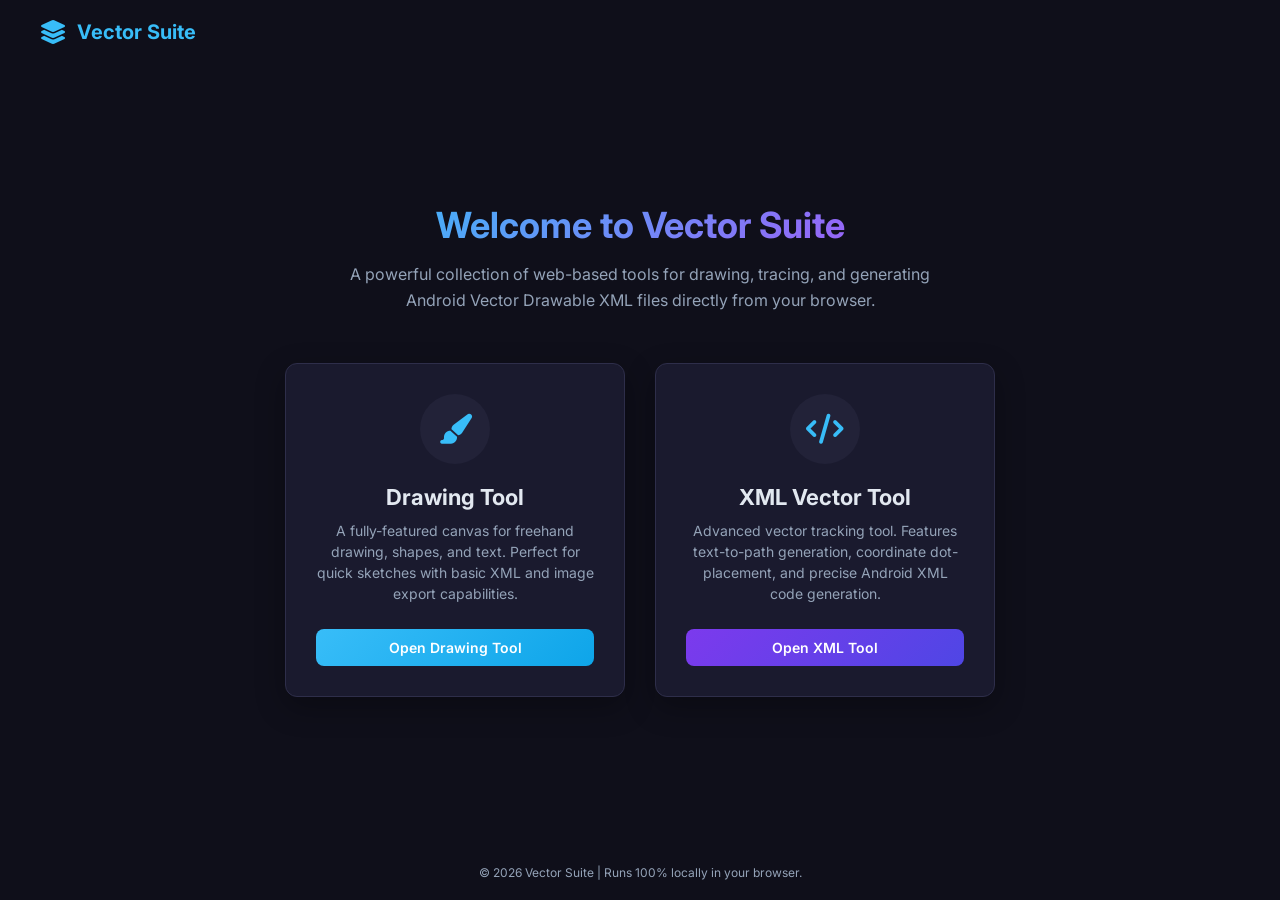
<file: index.html>
<!DOCTYPE html>
<html lang="en" data-theme="dark">
<head>
  <meta charset="UTF-8" />
  <meta name="viewport" content="width=device-width, initial-scale=1.0" />
  <title>Vector & Drawing Suite</title>
  <link href="https://fonts.googleapis.com/css2?family=Inter:wght@300;400;500;600;700&display=swap" rel="stylesheet" />
  <link href="https://cdnjs.cloudflare.com/ajax/libs/font-awesome/6.5.0/css/all.min.css" rel="stylesheet" />
  <style>
    /* ===== VARIABLES (Matching your theme) ===== */
    :root {
      --bg: #0f0f1a;
      --surface: #1a1a2e;
      --surface2: #222238;
      --border: #2e2e4a;
      --primary: #38bdf8;
      --primary-hover: #0ea5e9;
      --success: #22c55e;
      --text: #e2e8f0;
      --text-muted: #94a3b8;
      --radius: 12px;
      --transition: 0.2s ease;
    }

    * { box-sizing: border-box; margin: 0; padding: 0; }
    
    body {
      font-family: 'Inter', system-ui, sans-serif;
      background: var(--bg);
      color: var(--text);
      display: flex;
      flex-direction: column;
      min-height: 100vh;
      align-items: center;
      justify-content: center;
      padding: 20px;
    }

    /* ===== HEADER ===== */
    header {
      position: absolute;
      top: 0;
      width: 100%;
      padding: 20px 40px;
      display: flex;
      justify-content: space-between;
      align-items: center;
    }

    .logo {
      display: flex;
      align-items: center;
      gap: 10px;
      font-size: 20px;
      font-weight: 700;
      color: var(--primary);
    }

    .logo i { font-size: 24px; }

    /* ===== HERO SECTION ===== */
    .hero {
      text-align: center;
      margin-bottom: 50px;
      max-width: 600px;
    }

    .hero h1 {
      font-size: 36px;
      margin-bottom: 15px;
      background: linear-gradient(135deg, #38bdf8, #a855f7);
      -webkit-background-clip: text;
      -webkit-text-fill-color: transparent;
    }

    .hero p {
      font-size: 16px;
      color: var(--text-muted);
      line-height: 1.6;
    }

    /* ===== CARDS CONTAINER ===== */
    .cards-container {
      display: flex;
      gap: 30px;
      flex-wrap: wrap;
      justify-content: center;
      max-width: 900px;
    }

    /* ===== CARD STYLE ===== */
    .card {
      background: var(--surface);
      border: 1px solid var(--border);
      border-radius: var(--radius);
      padding: 30px;
      width: 340px;
      text-align: center;
      text-decoration: none;
      color: var(--text);
      transition: all var(--transition);
      box-shadow: 0 10px 30px rgba(0,0,0,0.3);
      display: flex;
      flex-direction: column;
      align-items: center;
    }

    .card:hover {
      transform: translateY(-5px);
      border-color: var(--primary);
      box-shadow: 0 15px 40px rgba(56, 189, 248, 0.15);
    }

    .card-icon {
      width: 70px;
      height: 70px;
      background: var(--surface2);
      border-radius: 50%;
      display: flex;
      align-items: center;
      justify-content: center;
      font-size: 30px;
      color: var(--primary);
      margin-bottom: 20px;
      transition: all var(--transition);
    }

    .card:hover .card-icon {
      background: var(--primary);
      color: #fff;
    }

    .card h2 {
      font-size: 22px;
      margin-bottom: 10px;
    }

    .card p {
      font-size: 14px;
      color: var(--text-muted);
      margin-bottom: 25px;
      line-height: 1.5;
    }

    .card-btn {
      margin-top: auto;
      background: linear-gradient(135deg, #38bdf8, #0ea5e9);
      color: #fff;
      padding: 10px 24px;
      border-radius: 8px;
      font-weight: 600;
      font-size: 14px;
      width: 100%;
      transition: opacity var(--transition);
    }

    .card:hover .card-btn {
      opacity: 0.9;
    }

    .card.xml-card .card-btn {
      background: linear-gradient(135deg, #7c3aed, #4f46e5);
    }
    
    .card.xml-card:hover {
      border-color: #a855f7;
      box-shadow: 0 15px 40px rgba(168, 85, 247, 0.15);
    }
    
    .card.xml-card:hover .card-icon {
      background: #a855f7;
    }

    /* ===== FOOTER ===== */
    footer {
      position: absolute;
      bottom: 20px;
      font-size: 12px;
      color: var(--text-muted);
    }
  </style>
</head>
<body>

  <header>
    <div class="logo">
      <i class="fas fa-layer-group"></i>
      <span>Vector Suite</span>
    </div>
  </header>

  <div class="hero">
    <h1>Welcome to Vector Suite</h1>
    <p>A powerful collection of web-based tools for drawing, tracing, and generating Android Vector Drawable XML files directly from your browser.</p>
  </div>

  <div class="cards-container">
    <a href="draw.html" class="card">
      <div class="card-icon"><i class="fas fa-paint-brush"></i></div>
      <h2>Drawing Tool</h2>
      <p>A fully-featured canvas for freehand drawing, shapes, and text. Perfect for quick sketches with basic XML and image export capabilities.</p>
      <div class="card-btn">Open Drawing Tool</div>
    </a>

    <a href="xml-tool.html" class="card xml-card">
      <div class="card-icon"><i class="fas fa-code"></i></div>
      <h2>XML Vector Tool</h2>
      <p>Advanced vector tracking tool. Features text-to-path generation, coordinate dot-placement, and precise Android XML code generation.</p>
      <div class="card-btn">Open XML Tool</div>
    </a>
  </div>

  <footer>
    &copy; 2026 Vector Suite | Runs 100% locally in your browser.
  </footer>

</body>
</html>
</file>
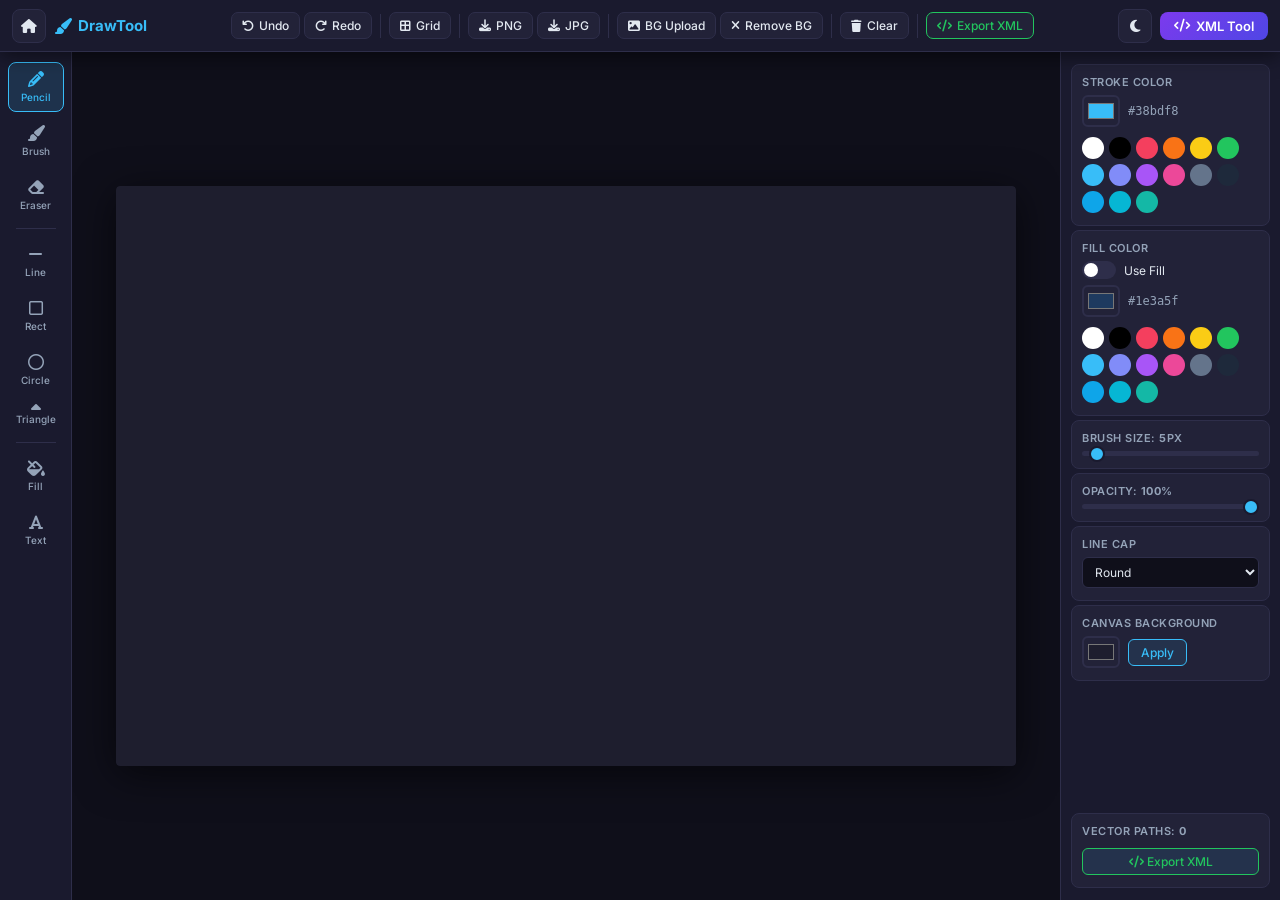
<file: draw.html>
<!DOCTYPE html>
<html lang="en" data-theme="dark">
<head>
  <meta charset="UTF-8" />
  <meta name="viewport" content="width=device-width, initial-scale=1.0" />
  <title>Drawing Tool</title>
  <link rel="stylesheet" href="draw.css" />
  <link href="https://fonts.googleapis.com/css2?family=Inter:wght@300;400;500;600;700&display=swap" rel="stylesheet" />
  <link href="https://cdnjs.cloudflare.com/ajax/libs/font-awesome/6.5.0/css/all.min.css" rel="stylesheet" />
</head>
<body>

  <!-- HEADER -->
  <header id="app-header">
    <div class="header-left">
      <a href="index.html" class="header-icon-btn" title="Home"><i class="fas fa-home"></i></a>
      <div class="logo"><i class="fas fa-paint-brush"></i><span>DrawTool</span></div>
    </div>

    <div class="header-center">
      <button id="btn-undo" class="header-btn" title="Undo (Ctrl+Z)"><i class="fas fa-undo"></i><span>Undo</span></button>
      <button id="btn-redo" class="header-btn" title="Redo (Ctrl+Y)"><i class="fas fa-redo"></i><span>Redo</span></button>
      <div class="h-sep"></div>
      <button id="btn-grid" class="header-btn" title="Toggle Grid"><i class="fas fa-border-all"></i><span>Grid</span></button>
      <div class="h-sep"></div>
      <button id="btn-download-png" class="header-btn" title="Download PNG"><i class="fas fa-download"></i><span>PNG</span></button>
      <button id="btn-download-jpg" class="header-btn" title="Download JPG"><i class="fas fa-download"></i><span>JPG</span></button>
      <div class="h-sep"></div>
      <label class="header-btn upload-label" title="Upload Background Image">
        <i class="fas fa-image"></i><span>BG Upload</span>
        <input type="file" id="bg-upload" accept="image/*" hidden />
      </label>
      <button id="btn-remove-bg" class="header-btn danger" title="Remove Background"><i class="fas fa-times"></i><span>Remove BG</span></button>
      <div class="h-sep"></div>
      <button id="btn-clear" class="header-btn danger" title="Clear Canvas"><i class="fas fa-trash"></i><span>Clear</span></button>
      <div class="h-sep"></div>
      <button id="btn-export-xml" class="header-btn success" title="Export drawing as Android Vector XML"><i class="fas fa-code"></i><span>Export XML</span></button>
    </div>

    <div class="header-right">
      <button id="btn-theme" class="header-icon-btn" title="Toggle Theme"><i class="fas fa-moon"></i></button>
      <a href="xml-tool.html" class="xml-nav-btn"><i class="fas fa-code"></i> XML Tool</a>
    </div>
  </header>

  <!-- MAIN BODY -->
  <div id="app-body">

    <!-- LEFT TOOLBAR -->
    <aside id="toolbar">
      <button class="tool-btn active" data-tool="pencil" title="Pencil"><i class="fas fa-pencil-alt"></i><span>Pencil</span></button>
      <button class="tool-btn" data-tool="brush" title="Brush"><i class="fas fa-paint-brush"></i><span>Brush</span></button>
      <button class="tool-btn" data-tool="eraser" title="Eraser"><i class="fas fa-eraser"></i><span>Eraser</span></button>
      <div class="tool-sep"></div>
      <button class="tool-btn" data-tool="line" title="Straight Line"><i class="fas fa-minus"></i><span>Line</span></button>
      <button class="tool-btn" data-tool="rect" title="Rectangle"><i class="far fa-square"></i><span>Rect</span></button>
      <button class="tool-btn" data-tool="circle" title="Circle / Ellipse"><i class="far fa-circle"></i><span>Circle</span></button>
      <button class="tool-btn" data-tool="triangle" title="Triangle"><i class="fas fa-caret-up fa-lg"></i><span>Triangle</span></button>
      <div class="tool-sep"></div>
      <button class="tool-btn" data-tool="fill" title="Bucket Fill"><i class="fas fa-fill-drip"></i><span>Fill</span></button>
      <button class="tool-btn" data-tool="text" title="Text"><i class="fas fa-font"></i><span>Text</span></button>
    </aside>

    <!-- CANVAS AREA -->
    <main id="canvas-area">
      <div id="canvas-wrapper">
        <canvas id="bg-canvas"></canvas>
        <canvas id="main-canvas"></canvas>
        <canvas id="overlay-canvas"></canvas>
        <div id="text-input-wrap" style="display:none;">
          <input type="text" id="text-input" placeholder="Type and press Enter..." />
        </div>
      </div>
    </main>

    <!-- RIGHT PANEL -->
    <aside id="right-panel">
      <div class="panel-block">
        <label class="panel-label">Stroke Color</label>
        <div class="color-row">
          <input type="color" id="stroke-color" value="#38bdf8" />
          <span id="stroke-hex">#38bdf8</span>
        </div>
        <div class="swatches" id="stroke-swatches"></div>
      </div>

      <div class="panel-block">
        <label class="panel-label">Fill Color</label>
        <div class="fill-toggle-row">
          <label class="toggle-label">
            <input type="checkbox" id="use-fill" />
            <span class="toggle-track"></span>
            Use Fill
          </label>
        </div>
        <div class="color-row">
          <input type="color" id="fill-color" value="#1e3a5f" />
          <span id="fill-hex">#1e3a5f</span>
        </div>
        <div class="swatches" id="fill-swatches"></div>
      </div>

      <div class="panel-block">
        <label class="panel-label">Brush Size: <b id="brush-size-label">5</b>px</label>
        <input type="range" id="brush-size" class="slider" min="1" max="100" value="5" />
      </div>

      <div class="panel-block">
        <label class="panel-label">Opacity: <b id="opacity-label">100</b>%</label>
        <input type="range" id="opacity-slider" class="slider" min="1" max="100" value="100" />
      </div>

      <div class="panel-block">
        <label class="panel-label">Line Cap</label>
        <select id="line-cap" class="panel-select">
          <option value="round">Round</option>
          <option value="butt">Butt</option>
          <option value="square">Square</option>
        </select>
      </div>

      <div class="panel-block" id="text-panel" style="display:none;">
        <label class="panel-label">Font Size: <b id="font-size-label">24</b>px</label>
        <input type="range" id="font-size" class="slider" min="8" max="200" value="24" />
        <label class="panel-label" style="margin-top:8px;">Font Family</label>
        <select id="font-family" class="panel-select">
          <option value="Arial">Arial (Sans)</option>
          <option value="Georgia">Georgia (Serif)</option>
          <option value="Courier New">Courier New (Mono)</option>
          <option value="Impact">Impact (Bold)</option>
        </select>
      </div>

      <div class="panel-block">
        <label class="panel-label">Canvas Background</label>
        <div class="color-row">
          <input type="color" id="bg-color" value="#1e1e2e" />
          <button id="apply-bg-color" class="apply-btn">Apply</button>
        </div>
      </div>

      <div class="panel-block" style="margin-top:auto;">
        <label class="panel-label">Vector Paths: <b id="vp-count">0</b></label>
        <button id="btn-panel-xml" class="apply-btn" style="width:100%;margin-top:4px;border-color:#22c55e;color:#22c55e;">
          <i class="fas fa-code"></i> Export XML
        </button>
      </div>
    </aside>
  </div>

  <!-- XML EXPORT MODAL -->
  <div id="xml-modal" class="modal-overlay" style="display:none;">
    <div class="modal-box-draw large-modal">
      <div class="modal-header">
        <h2><i class="fas fa-code" style="color:#38bdf8"></i> Export as Android Vector XML</h2>
        <button id="xml-modal-close" class="modal-close-btn"><i class="fas fa-times"></i></button>
      </div>
      <div class="size-row">
        <label>Width (dp):<input type="number" id="out-width" value="800" min="8" max="4096" /></label>
        <label>Height (dp):<input type="number" id="out-height" value="800" min="8" max="4096" /></label>
        <button id="btn-regenerate" class="btn-secondary-draw"><i class="fas fa-sync"></i> Regenerate</button>
      </div>
      <div id="xml-display" class="xml-display-draw"></div>
      <div class="modal-actions-draw">
        <button id="btn-copy-xml" class="btn-primary-draw"><i class="fas fa-copy"></i> Copy Raw XML</button>
        <div style="display:flex;gap:6px;align-items:center;">
          <input type="text" id="xml-filename" value="vector_drawable" class="filename-input-draw" placeholder="filename..." />
          <button id="btn-download-xml" class="btn-secondary-draw"><i class="fas fa-download"></i> Download .xml</button>
        </div>
        <span id="copy-toast" style="display:none;padding:5px 10px;border-radius:5px;background:rgba(34,197,94,0.15);border:1px solid #22c55e;color:#22c55e;font-size:11px;">
          <i class="fas fa-check"></i> Copied!
        </span>
      </div>
    </div>
  </div>

  <script src="draw.js"></script>
</body>
</html>
</file>
<file: draw.css>
/* ===== VARIABLES ===== */
:root {
  --bg: #0f0f1a;
  --surface: #1a1a2e;
  --surface2: #222238;
  --border: #2e2e4a;
  --primary: #38bdf8;
  --primary-hover: #0ea5e9;
  --danger: #f43f5e;
  --danger-hover: #e11d48;
  --text: #e2e8f0;
  --text-muted: #94a3b8;
  --radius: 8px;
  --header-h: 52px;
  --toolbar-w: 72px;
  --panel-w: 220px;
  --shadow: 0 4px 20px rgba(0,0,0,0.5);
  --transition: 0.18s ease;
}
[data-theme="light"] {
  --bg: #f1f5f9;
  --surface: #ffffff;
  --surface2: #f8fafc;
  --border: #e2e8f0;
  --text: #1e293b;
  --text-muted: #64748b;
}

/* ===== RESET ===== */
*, *::before, *::after { box-sizing: border-box; margin: 0; padding: 0; }
html, body { height: 100%; width: 100%; overflow: hidden; }
body {
  font-family: 'Inter', system-ui, sans-serif;
  background: var(--bg);
  color: var(--text);
  display: flex;
  flex-direction: column;
}

/* ===== HEADER ===== */
#app-header {
  height: var(--header-h);
  background: var(--surface);
  border-bottom: 1px solid var(--border);
  display: flex;
  align-items: center;
  justify-content: space-between;
  padding: 0 12px;
  gap: 12px;
  flex-shrink: 0;
  box-shadow: var(--shadow);
  z-index: 100;
}
.header-left, .header-right { display: flex; align-items: center; gap: 8px; flex-shrink: 0; }
.header-center { display: flex; align-items: center; gap: 4px; flex-wrap: nowrap; overflow-x: auto; }

.logo {
  display: flex; align-items: center; gap: 6px;
  font-weight: 700; font-size: 15px; color: var(--primary);
}
.logo i { font-size: 16px; }

.header-icon-btn {
  width: 34px; height: 34px; border-radius: 8px;
  border: 1px solid var(--border);
  background: var(--surface2); color: var(--text);
  display: flex; align-items: center; justify-content: center;
  cursor: pointer; text-decoration: none; font-size: 14px;
  transition: all var(--transition);
}
.header-icon-btn:hover { background: var(--primary); color: #fff; border-color: var(--primary); }

.header-btn {
  display: flex; align-items: center; gap: 5px;
  padding: 5px 10px; border-radius: 7px;
  border: 1px solid var(--border); background: var(--surface2);
  color: var(--text); font-size: 12px; font-weight: 500;
  cursor: pointer; white-space: nowrap; transition: all var(--transition);
  font-family: inherit;
}
.header-btn i { font-size: 12px; }
.header-btn:hover { background: var(--primary); color: #fff; border-color: var(--primary); }
.header-btn.danger:hover { background: var(--danger); border-color: var(--danger); }
.header-btn.active { background: var(--primary); color: #fff; border-color: var(--primary); }

.upload-label { cursor: pointer; }

.h-sep { width: 1px; height: 24px; background: var(--border); margin: 0 4px; flex-shrink: 0; }

.xml-nav-btn {
  display: flex; align-items: center; gap: 6px;
  padding: 6px 14px; border-radius: 8px;
  background: linear-gradient(135deg, #7c3aed, #4f46e5);
  color: #fff; text-decoration: none; font-size: 13px; font-weight: 600;
  transition: all var(--transition); white-space: nowrap;
}
.xml-nav-btn:hover { opacity: 0.85; transform: translateY(-1px); }

/* ===== APP BODY ===== */
#app-body {
  flex: 1; display: flex; overflow: hidden;
}

/* ===== LEFT TOOLBAR ===== */
#toolbar {
  width: var(--toolbar-w);
  background: var(--surface);
  border-right: 1px solid var(--border);
  display: flex; flex-direction: column; align-items: center;
  padding: 10px 6px; gap: 4px; overflow-y: auto; flex-shrink: 0;
}
.tool-btn {
  width: 56px; padding: 8px 4px; border-radius: 8px;
  border: 1px solid transparent; background: transparent;
  color: var(--text-muted); cursor: pointer;
  display: flex; flex-direction: column; align-items: center; gap: 4px;
  font-family: inherit; font-size: 10px; font-weight: 500;
  transition: all var(--transition);
}
.tool-btn i { font-size: 16px; }
.tool-btn:hover { background: var(--surface2); color: var(--text); border-color: var(--border); }
.tool-btn.active {
  background: rgba(56,189,248,0.15);
  color: var(--primary); border-color: var(--primary);
}
.tool-sep { width: 40px; height: 1px; background: var(--border); margin: 4px 0; }

/* ===== CANVAS AREA ===== */
#canvas-area {
  flex: 1; display: flex; align-items: center; justify-content: center;
  overflow: hidden; background: var(--bg);
  padding: 16px;
}
#canvas-wrapper {
  position: relative; display: inline-block;
  box-shadow: 0 8px 40px rgba(0,0,0,0.6);
  border-radius: 4px; overflow: hidden;
}
#canvas-wrapper canvas {
  position: absolute; top: 0; left: 0;
  border-radius: 4px;
}
#bg-canvas { z-index: 1; }
#main-canvas { z-index: 2; }
#overlay-canvas { z-index: 3; cursor: crosshair; }

#text-input-wrap {
  position: absolute; z-index: 10;
  border: 2px dashed var(--primary);
  background: transparent; border-radius: 4px; padding: 2px;
}
#text-input {
  background: transparent; border: none; outline: none;
  color: var(--text); font-family: inherit; font-size: 24px;
  min-width: 120px;
}

/* ===== RIGHT PANEL ===== */
#right-panel {
  width: var(--panel-w); background: var(--surface);
  border-left: 1px solid var(--border);
  overflow-y: auto; flex-shrink: 0;
  padding: 12px 10px; display: flex; flex-direction: column; gap: 4px;
}
.panel-block {
  background: var(--surface2); border: 1px solid var(--border);
  border-radius: var(--radius); padding: 10px 10px 12px;
  display: flex; flex-direction: column; gap: 6px;
}
.panel-label {
  font-size: 11px; font-weight: 600; color: var(--text-muted);
  text-transform: uppercase; letter-spacing: 0.5px;
}
.color-row { display: flex; align-items: center; gap: 8px; }
.color-row input[type="color"] {
  width: 38px; height: 32px; border-radius: 6px; border: 2px solid var(--border);
  cursor: pointer; padding: 2px; background: transparent;
}
.color-row span {
  font-family: monospace; font-size: 12px; color: var(--text-muted);
}

.swatches {
  display: flex; flex-wrap: wrap; gap: 5px; margin-top: 4px;
}
.swatch {
  width: 22px; height: 22px; border-radius: 50%; cursor: pointer;
  border: 2px solid transparent; transition: all var(--transition);
  flex-shrink: 0;
}
.swatch:hover { transform: scale(1.2); border-color: var(--text); }

.slider {
  width: 100%; -webkit-appearance: none; appearance: none;
  height: 5px; border-radius: 5px; background: var(--border); outline: none;
}
.slider::-webkit-slider-thumb {
  -webkit-appearance: none; width: 16px; height: 16px;
  border-radius: 50%; background: var(--primary); cursor: pointer;
  border: 2px solid var(--surface);
}
.slider::-moz-range-thumb {
  width: 16px; height: 16px; border-radius: 50%; background: var(--primary);
  cursor: pointer; border: 2px solid var(--surface);
}

.panel-select {
  width: 100%; padding: 6px 8px; border-radius: 6px;
  background: var(--bg); border: 1px solid var(--border); color: var(--text);
  font-family: inherit; font-size: 12px; cursor: pointer; outline: none;
}
.panel-select:focus { border-color: var(--primary); }

.fill-toggle-row { display: flex; align-items: center; }
.toggle-label {
  display: flex; align-items: center; gap: 8px; cursor: pointer; font-size: 12px;
}
.toggle-label input[type="checkbox"] { display: none; }
.toggle-track {
  width: 34px; height: 18px; border-radius: 9px;
  background: var(--border); position: relative; transition: background var(--transition);
}
.toggle-track::after {
  content: ''; position: absolute; top: 2px; left: 2px;
  width: 14px; height: 14px; border-radius: 50%; background: #fff;
  transition: left var(--transition);
}
.toggle-label input:checked + .toggle-track { background: var(--primary); }
.toggle-label input:checked + .toggle-track::after { left: 18px; }

.apply-btn {
  padding: 5px 12px; border-radius: 6px; border: 1px solid var(--primary);
  background: rgba(56,189,248,0.1); color: var(--primary);
  font-size: 12px; cursor: pointer; font-family: inherit; font-weight: 500;
  transition: all var(--transition);
}
.apply-btn:hover { background: var(--primary); color: #fff; }

/* ===== SUCCESS BUTTON ===== */
.header-btn.success { border-color: #22c55e; color: #22c55e; }
.header-btn.success:hover { background: #22c55e; border-color: #22c55e; color: #fff; }

/* ===== XML MODAL (in Drawing Tool) ===== */
.modal-overlay {
  position: fixed; inset: 0; z-index: 1000;
  background: rgba(0,0,0,0.75); display: flex; align-items: center; justify-content: center;
  backdrop-filter: blur(4px);
}
.modal-box-draw {
  background: var(--surface); border: 1px solid var(--border); border-radius: 14px;
  box-shadow: var(--shadow); padding: 24px; animation: slideUp 0.2s ease;
}
@keyframes slideUp { from { transform: translateY(20px); opacity: 0; } to { transform: translateY(0); opacity: 1; } }
.large-modal { width: 740px; max-width: 97vw; max-height: 90vh; display: flex; flex-direction: column; gap: 12px; }
.modal-header { display: flex; justify-content: space-between; align-items: center; flex-shrink: 0; }
.modal-header h2 { font-size: 17px; font-weight: 700; display: flex; align-items: center; gap: 7px; }
.modal-close-btn { width: 30px; height: 30px; border-radius: 7px; border: 1px solid var(--border); background: var(--surface2); color: var(--text); cursor: pointer; display: flex; align-items: center; justify-content: center; transition: all var(--transition); }
.modal-close-btn:hover { background: #f43f5e; border-color: #f43f5e; color: #fff; }
.size-row { display: flex; align-items: center; gap: 12px; flex-wrap: wrap; flex-shrink: 0; }
.size-row label { font-size: 12px; display: flex; align-items: center; gap: 5px; white-space: nowrap; }
.size-row input[type="number"] { width: 75px; background: var(--bg); border: 1px solid var(--border); color: var(--text); font-family: monospace; font-size: 12px; padding: 4px 7px; border-radius: 5px; outline: none; text-align: center; }
.size-row input:focus { border-color: var(--primary); }
.xml-display-draw {
  flex: 1; overflow-y: auto; background: #08080f; border: 1px solid var(--border);
  border-radius: 8px; padding: 12px 14px; font-family: 'Courier New', monospace;
  font-size: 12.5px; line-height: 1.8; white-space: pre-wrap; word-break: break-all; min-height: 180px;
}
.xml-display-draw .xd { color: #94a3b8; }
.xml-display-draw .xt { color: #38bdf8; }
.xml-display-draw .xs { color: #f472b6; }
.xml-display-draw .xa { color: #a78bfa; }
.xml-display-draw .xv { color: #86efac; }
.modal-actions-draw { display: flex; gap: 8px; align-items: center; flex-wrap: wrap; flex-shrink: 0; }
.btn-primary-draw { padding: 8px 18px; border-radius: 7px; background: linear-gradient(135deg,#38bdf8,#0ea5e9); border: none; color: #fff; font-size: 12px; font-weight: 600; cursor: pointer; display: flex; align-items: center; gap: 5px; transition: all var(--transition); font-family: inherit; }
.btn-primary-draw:hover { opacity: 0.85; transform: translateY(-1px); }
.btn-secondary-draw { padding: 8px 14px; border-radius: 7px; background: var(--surface2); border: 1px solid var(--border); color: var(--text); font-size: 12px; font-weight: 500; cursor: pointer; display: flex; align-items: center; gap: 5px; transition: all var(--transition); font-family: inherit; }
.btn-secondary-draw:hover { background: var(--border); }
.filename-input-draw { background: var(--bg); border: 1px solid var(--border); color: var(--text); font-family: monospace; font-size: 12px; padding: 6px 10px; border-radius: 6px; outline: none; width: 150px; }
.filename-input-draw:focus { border-color: var(--primary); }

/* ===== SCROLLBAR ===== */
::-webkit-scrollbar { width: 5px; height: 5px; }
::-webkit-scrollbar-track { background: transparent; }
::-webkit-scrollbar-thumb { background: var(--border); border-radius: 5px; }
::-webkit-scrollbar-thumb:hover { background: var(--primary); }
</file>
